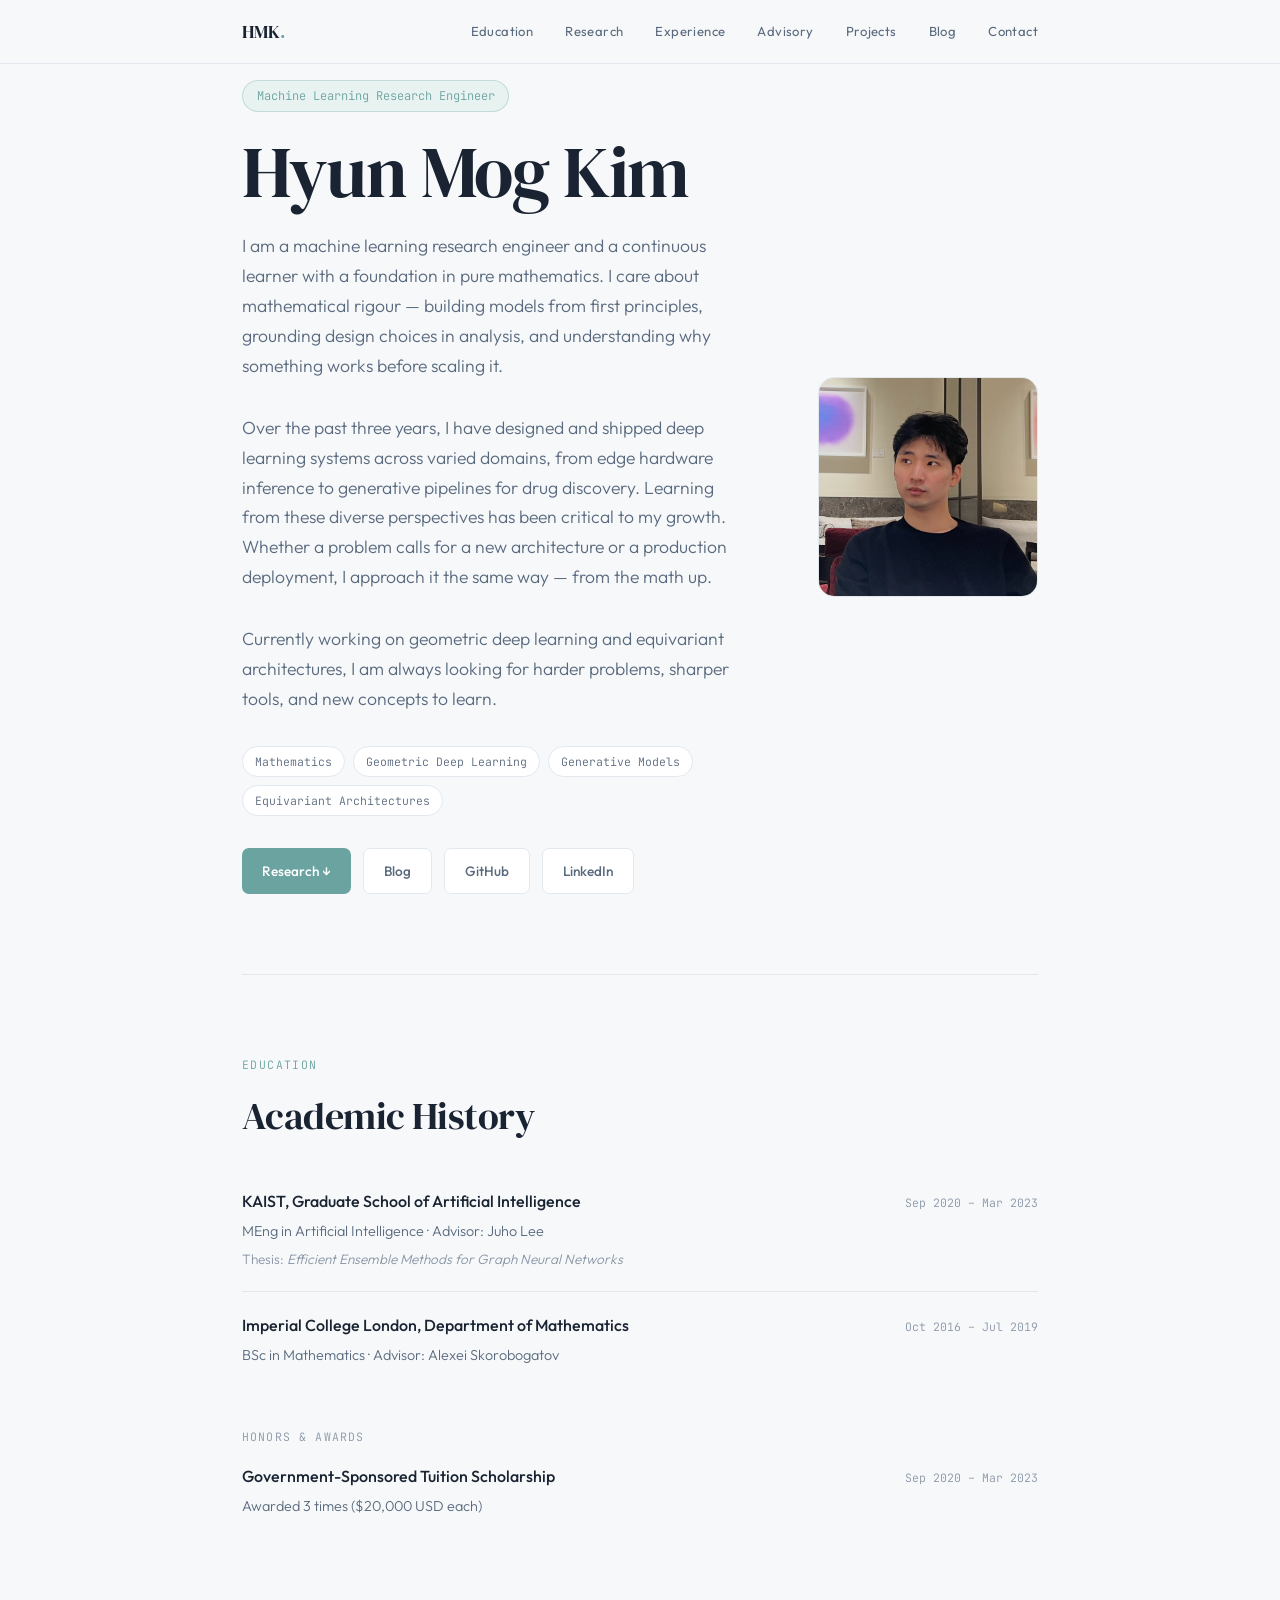
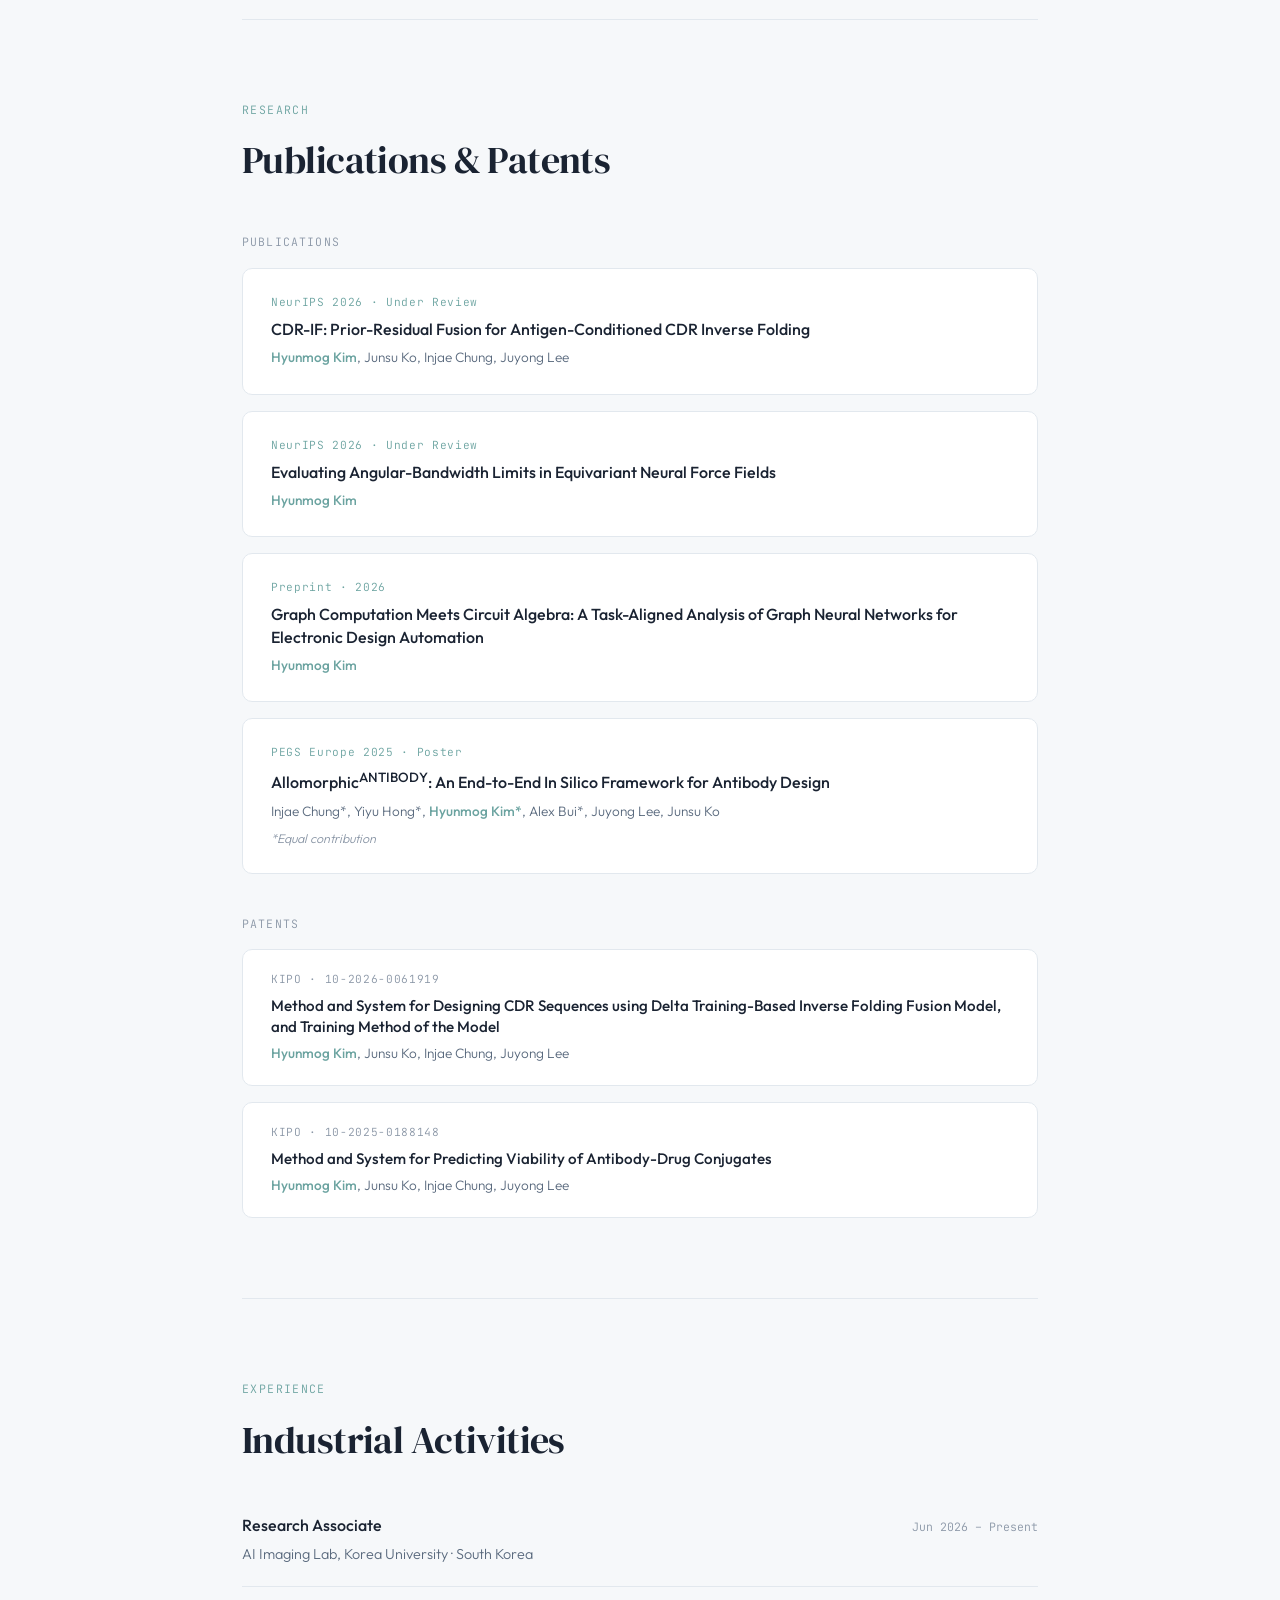
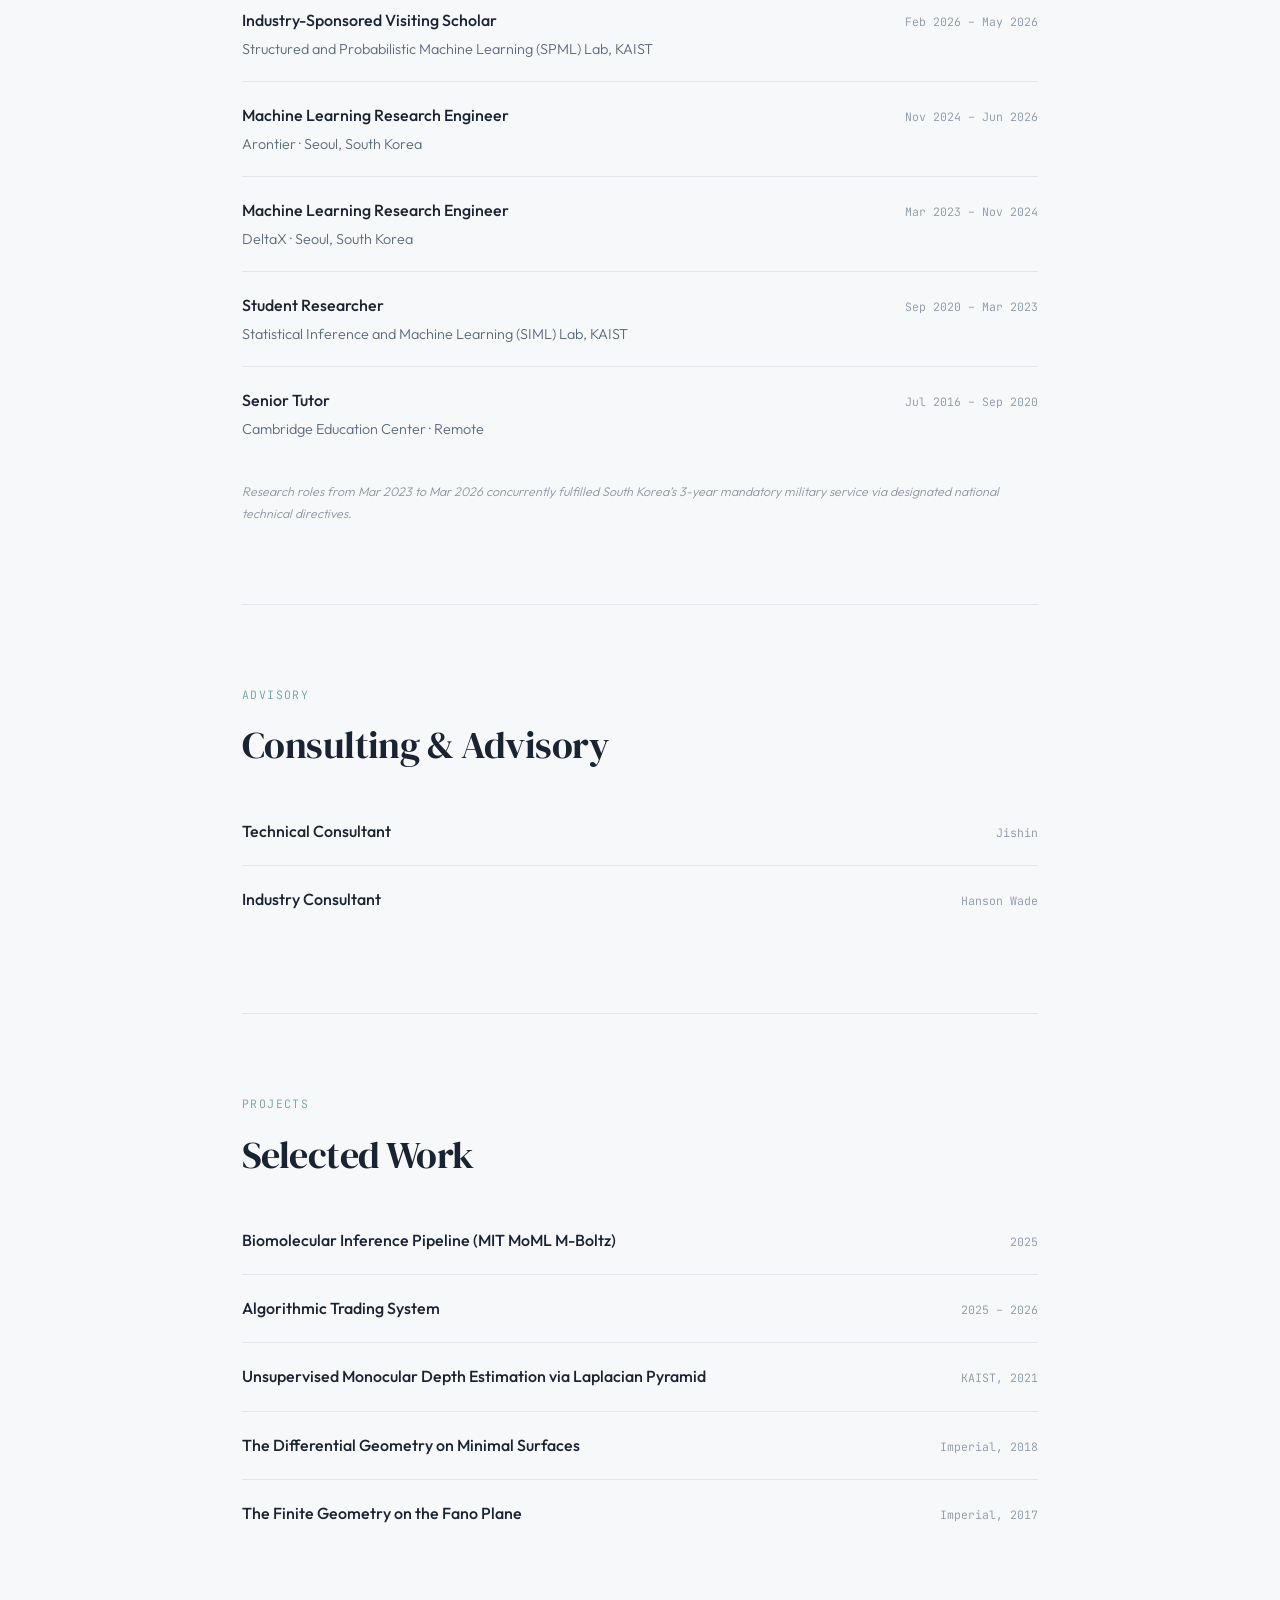
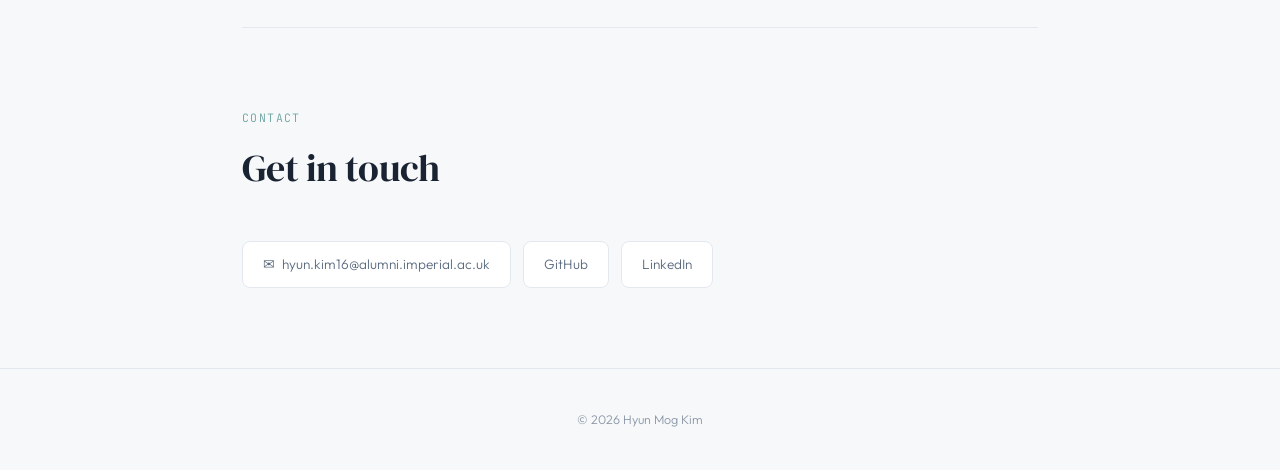
<file: index.html>
<!DOCTYPE html>
<html lang="en">
<head>
    <meta charset="UTF-8">
    <meta name="viewport" content="width=device-width, initial-scale=1.0">
    <title>Hyun Mog Kim</title>
    <link rel="preconnect" href="https://fonts.googleapis.com">
    <link rel="preconnect" href="https://fonts.gstatic.com" crossorigin>
    <link href="https://fonts.googleapis.com/css2?family=DM+Serif+Display:ital@0;1&family=Outfit:wght@300;400;500;600&family=JetBrains+Mono:wght@400;500&display=swap" rel="stylesheet">
    <link rel="stylesheet" href="style.css">
</head>
<body>

<nav>
    <div class="container">
        <a href="#" class="nav-logo">HMK<span>.</span></a>
        <button class="nav-toggle" onclick="document.querySelector('.nav-links').classList.toggle('open')" aria-label="Menu">&#9776;</button>
        <div class="nav-links">
            <a href="#education">Education</a>
            <a href="#research">Research</a>
            <a href="#experience">Experience</a>
            <a href="#advisory">Advisory</a>
            <a href="#projects">Projects</a>

            <a href="blog.html">Blog</a>
            <a href="#contact">Contact</a>
        </div>
    </div>
</nav>

<!-- Hero -->
<section class="hero">
    <div class="container">
        <div class="hero-inner">
            <div class="hero-content">
            <div class="hero-tag">Machine Learning Research Engineer</div>
            <h1>Hyun Mog Kim</h1>
            <p class="hero-sub">
                I am a machine learning research engineer and a continuous learner with a foundation in pure mathematics. I care about mathematical rigour &mdash; building models from first principles, grounding design choices in analysis, and understanding why something works before scaling it.
            </p>
            <p class="hero-sub">
                Over the past three years, I have designed and shipped deep learning systems across varied domains, from edge hardware inference to generative pipelines for drug discovery. Learning from these diverse perspectives has been critical to my growth. Whether a problem calls for a new architecture or a production deployment, I approach it the same way &mdash; from the math up.
            </p>
            <p class="hero-sub">
                Currently working on geometric deep learning and equivariant architectures, I am always looking for harder problems, sharper tools, and new concepts to learn.
            </p>
            <div class="hero-interests">
                <span>Mathematics</span>
                <span>Geometric Deep Learning</span>
                <span>Generative Models</span>
                <span>Equivariant Architectures</span>
            </div>
            <div class="hero-links">
                <a href="#research" class="btn btn--primary">Research &#8595;</a>
                <a href="blog.html" class="btn btn--outline">Blog</a>
                <a href="https://github.com/hyunmogkim" target="_blank" class="btn btn--outline">GitHub</a>
                <a href="https://www.linkedin.com/in/hyunmogkim/" target="_blank" class="btn btn--outline">LinkedIn</a>
            </div>
            </div>
            <img src="profile.jpg" alt="Hyun Mog Kim" class="hero-photo">
        </div>
    </div>
</section>

<div class="container"><hr class="divider"></div>

<!-- Education -->
<section id="education">
    <div class="container">
        <p class="section-label">Education</p>
        <h2 class="section-title">Academic History</h2>

        <div class="edu-list">
            <div class="edu-item">
                <div class="edu-school">KAIST, Graduate School of Artificial Intelligence</div>
                <div class="edu-period">Sep 2020 &ndash; Mar 2023</div>
                <div class="edu-degree">MEng in Artificial Intelligence &middot; Advisor: Juho Lee</div>
                <div class="edu-detail">Thesis: <em>Efficient Ensemble Methods for Graph Neural Networks</em></div>
            </div>
            <div class="edu-item">
                <div class="edu-school">Imperial College London, Department of Mathematics</div>
                <div class="edu-period">Oct 2016 &ndash; Jul 2019</div>
                <div class="edu-degree">BSc in Mathematics &middot; Advisor: Alexei Skorobogatov</div>
            </div>
        </div>

        <p class="sub-heading" style="margin-top: 2.5rem;">Honors &amp; Awards</p>
        <div class="edu-list">
            <div class="edu-item">
                <div class="edu-school">Government-Sponsored Tuition Scholarship</div>
                <div class="edu-period">Sep 2020 &ndash; Mar 2023</div>
                <div class="edu-degree">Awarded 3 times ($20,000 USD each)</div>
            </div>
        </div>
    </div>
</section>

<div class="container"><hr class="divider"></div>

<!-- Publications & Patents -->
<section id="research">
    <div class="container">
        <p class="section-label">Research</p>
        <h2 class="section-title">Publications &amp; Patents</h2>

        <p class="sub-heading">Publications</p>
        <div class="pub-list" style="margin-bottom:2.5rem;">
            <div class="pub-card">
                <div class="pub-venue">NeurIPS 2026 &middot; Under Review</div>
                <div class="pub-title">CDR-IF: Prior-Residual Fusion for Antigen-Conditioned CDR Inverse Folding</div>
                <div class="pub-authors"><span class="me">Hyunmog Kim</span>, Junsu Ko, Injae Chung, Juyong Lee</div>
            </div>
            <div class="pub-card">
                <div class="pub-venue">NeurIPS 2026 &middot; Under Review</div>
                <div class="pub-title">Evaluating Angular-Bandwidth Limits in Equivariant Neural Force Fields</div>
                <div class="pub-authors"><span class="me">Hyunmog Kim</span></div>
            </div>
            <div class="pub-card">
                <div class="pub-venue">Preprint &middot; 2026</div>
                <div class="pub-title">Graph Computation Meets Circuit Algebra: A Task-Aligned Analysis of Graph Neural Networks for Electronic Design Automation</div>
                <div class="pub-authors"><span class="me">Hyunmog Kim</span></div>
            </div>
            <div class="pub-card">
                <div class="pub-venue">PEGS Europe 2025 &middot; Poster</div>
                <div class="pub-title">Allomorphic<sup>ANTIBODY</sup>: An End-to-End In Silico Framework for Antibody Design</div>
                <div class="pub-authors">Injae Chung*, Yiyu Hong*, <span class="me">Hyunmog Kim*</span>, Alex Bui*, Juyong Lee, Junsu Ko</div>
                <div class="pub-note">*Equal contribution</div>
            </div>
        </div>

        <p class="sub-heading">Patents</p>
        <div class="pub-list">
            <div class="patent-card">
                <div class="patent-status">KIPO &middot; 10-2026-0061919</div>
                <div class="patent-title">Method and System for Designing CDR Sequences using Delta Training-Based Inverse Folding Fusion Model, and Training Method of the Model</div>
                <div class="patent-authors"><span class="me">Hyunmog Kim</span>, Junsu Ko, Injae Chung, Juyong Lee</div>
            </div>
            <div class="patent-card">
                <div class="patent-status">KIPO &middot; 10-2025-0188148</div>
                <div class="patent-title">Method and System for Predicting Viability of Antibody-Drug Conjugates</div>
                <div class="patent-authors"><span class="me">Hyunmog Kim</span>, Junsu Ko, Injae Chung, Juyong Lee</div>
            </div>
        </div>
    </div>
</section>

<div class="container"><hr class="divider"></div>

<!-- Experience -->
<section id="experience">
    <div class="container">
        <p class="section-label">Experience</p>
        <h2 class="section-title">Industrial Activities</h2>

        <div class="exp-list">
            <div class="exp-item">
                <div class="exp-role">Research Associate</div>
                <div class="exp-period">Jun 2026 &ndash; Present</div>
                <div class="exp-org">AI Imaging Lab, Korea University &middot; South Korea</div>
            </div>
            <div class="exp-item">
                <div class="exp-role">Industry-Sponsored Visiting Scholar</div>
                <div class="exp-period">Feb 2026 &ndash; May 2026</div>
                <div class="exp-org">Structured and Probabilistic Machine Learning (SPML) Lab, KAIST</div>
            </div>
            <div class="exp-item">
                <div class="exp-role">Machine Learning Research Engineer</div>
                <div class="exp-period">Nov 2024 &ndash; Jun 2026</div>
                <div class="exp-org">Arontier &middot; Seoul, South Korea</div>
            </div>
            <div class="exp-item">
                <div class="exp-role">Machine Learning Research Engineer</div>
                <div class="exp-period">Mar 2023 &ndash; Nov 2024</div>
                <div class="exp-org">DeltaX &middot; Seoul, South Korea</div>
            </div>
            <div class="exp-item">
                <div class="exp-role">Student Researcher</div>
                <div class="exp-period">Sep 2020 &ndash; Mar 2023</div>
                <div class="exp-org">Statistical Inference and Machine Learning (SIML) Lab, KAIST</div>
            </div>
            <div class="exp-item">
                <div class="exp-role">Senior Tutor</div>
                <div class="exp-period">Jul 2016 &ndash; Sep 2020</div>
                <div class="exp-org">Cambridge Education Center &middot; Remote</div>
            </div>
        </div>
        <p style="font-size: 0.78rem; color: var(--text-dim); font-style: italic; margin-top: 1.25rem;">
            Research roles from Mar 2023 to Mar 2026 concurrently fulfilled South Korea&rsquo;s 3-year mandatory military service via designated national technical directives.
        </p>
    </div>
</section>

<div class="container"><hr class="divider"></div>

<!-- Advisory -->
<section id="advisory">
    <div class="container">
        <p class="section-label">Advisory</p>
        <h2 class="section-title">Consulting &amp; Advisory</h2>

        <div class="exp-list">
            <div class="exp-item">
                <div class="exp-role">Technical Consultant</div>
                <div class="exp-period">Jishin</div>
            </div>
            <div class="exp-item">
                <div class="exp-role">Industry Consultant</div>
                <div class="exp-period">Hanson Wade</div>
            </div>
        </div>
    </div>
</section>

<div class="container"><hr class="divider"></div>

<!-- Projects -->
<section id="projects">
    <div class="container">
        <p class="section-label">Projects</p>
        <h2 class="section-title">Selected Work</h2>

        <div class="edu-list">
            <div class="edu-item">
                <div class="edu-school">Biomolecular Inference Pipeline (MIT MoML M-Boltz)</div>
                <div class="edu-period">2025</div>
            </div>
            <div class="edu-item">
                <div class="edu-school">Algorithmic Trading System</div>
                <div class="edu-period">2025 &ndash; 2026</div>
            </div>
            <div class="edu-item">
                <div class="edu-school">Unsupervised Monocular Depth Estimation via Laplacian Pyramid</div>
                <div class="edu-period">KAIST, 2021</div>
            </div>
            <div class="edu-item">
                <div class="edu-school">The Differential Geometry on Minimal Surfaces</div>
                <div class="edu-period">Imperial, 2018</div>
            </div>
            <div class="edu-item">
                <div class="edu-school">The Finite Geometry on the Fano Plane</div>
                <div class="edu-period">Imperial, 2017</div>
            </div>
        </div>
    </div>
</section>

<div class="container"><hr class="divider"></div>

<!-- Contact -->
<section id="contact">
    <div class="container">
        <p class="section-label">Contact</p>
        <h2 class="section-title">Get in touch</h2>

        <div class="contact-grid">
            <a href="mailto:hyun.kim16@alumni.imperial.ac.uk" class="contact-link">
                &#9993;&ensp;hyun.kim16@alumni.imperial.ac.uk
            </a>
            <a href="https://github.com/hyunmogkim" target="_blank" class="contact-link">
                GitHub
            </a>
            <a href="https://www.linkedin.com/in/hyunmogkim/" target="_blank" class="contact-link">
                LinkedIn
            </a>
        </div>
    </div>
</section>

<footer>
    <div class="container">
        <p>&copy; 2026 Hyun Mog Kim</p>
    </div>
</footer>

<script>
    const observer = new IntersectionObserver((entries) => {
        entries.forEach(entry => {
            if (entry.isIntersecting) {
                entry.target.style.opacity = '1';
                entry.target.style.transform = 'translateY(0)';
            }
        });
    }, { threshold: 0.1, rootMargin: '0px 0px -40px 0px' });

    document.querySelectorAll('section > .container').forEach(el => {
        el.style.opacity = '0';
        el.style.transform = 'translateY(20px)';
        el.style.transition = 'opacity 0.6s ease, transform 0.6s ease';
        observer.observe(el);
    });
</script>

</body>
</html>
</file>
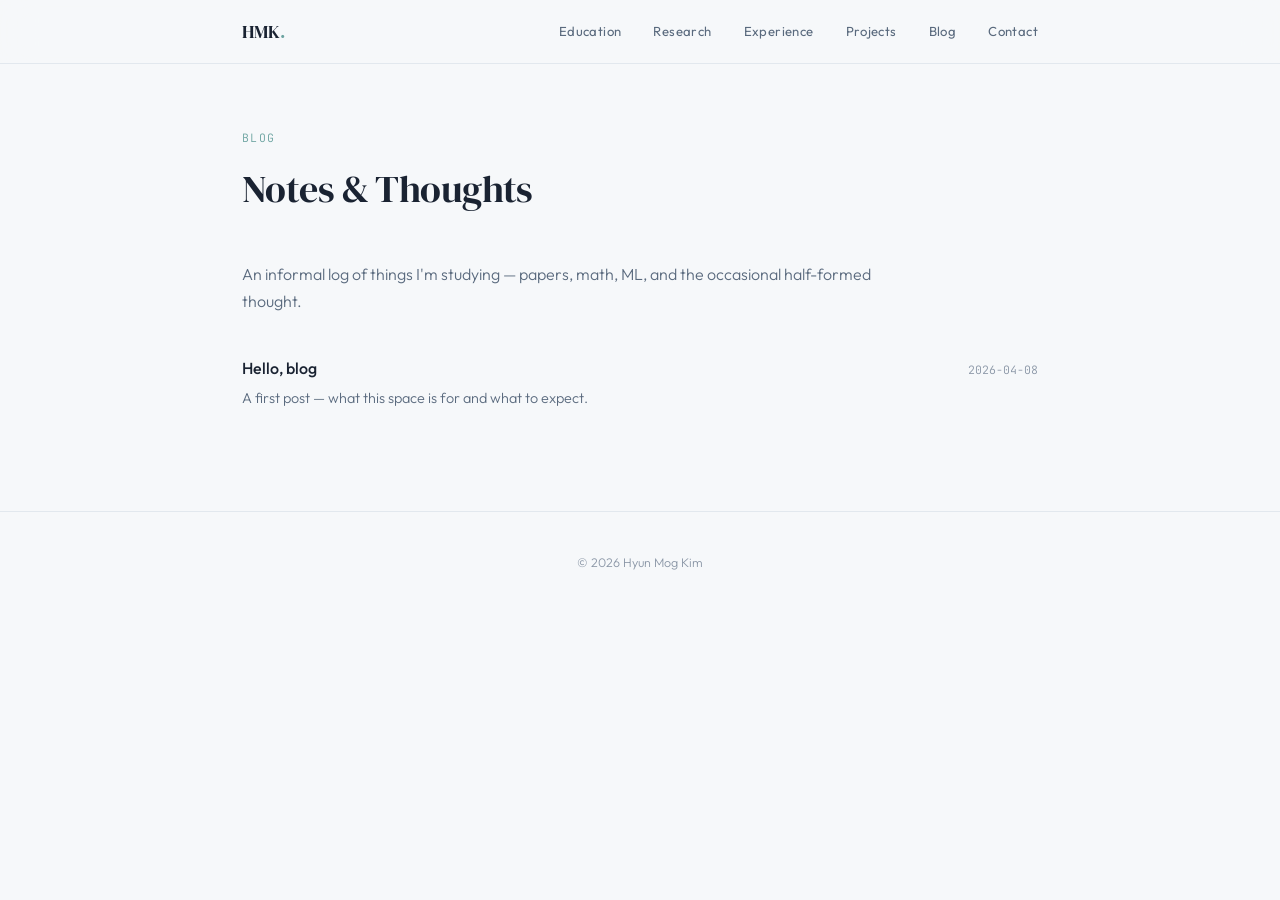
<file: blog.html>
<!DOCTYPE html>
<html lang="en">
<head>
    <meta charset="UTF-8">
    <meta name="viewport" content="width=device-width, initial-scale=1.0">
    <title>Blog &middot; Hyun Mog Kim</title>
    <link rel="preconnect" href="https://fonts.googleapis.com">
    <link rel="preconnect" href="https://fonts.gstatic.com" crossorigin>
    <link href="https://fonts.googleapis.com/css2?family=DM+Serif+Display:ital@0;1&family=Outfit:wght@300;400;500;600&family=JetBrains+Mono:wght@400;500&display=swap" rel="stylesheet">
    <link rel="stylesheet" href="style.css">
</head>
<body>

<nav>
    <div class="container">
        <a href="index.html" class="nav-logo">HMK<span>.</span></a>
        <button class="nav-toggle" onclick="document.querySelector('.nav-links').classList.toggle('open')" aria-label="Menu">&#9776;</button>
        <div class="nav-links">
            <a href="index.html#education">Education</a>
            <a href="index.html#research">Research</a>
            <a href="index.html#experience">Experience</a>
            <a href="index.html#projects">Projects</a>
            <a href="blog.html">Blog</a>
            <a href="index.html#contact">Contact</a>
        </div>
    </div>
</nav>

<section style="padding-top: 8rem;">
    <div class="container">
        <p class="section-label">Blog</p>
        <h2 class="section-title">Notes &amp; Thoughts</h2>
        <p style="color: var(--text-muted); margin-bottom: 2.5rem; max-width: 640px;">
            An informal log of things I'm studying — papers, math, ML, and the occasional half-formed thought.
        </p>
        <div id="post-list" class="edu-list"></div>
    </div>
</section>

<footer>
    <div class="container">
        <p>&copy; 2026 Hyun Mog Kim</p>
    </div>
</footer>

<script>
fetch('posts/index.json')
    .then(r => r.json())
    .then(posts => {
        const list = document.getElementById('post-list');
        if (!posts.length) {
            list.innerHTML = '<p style="color: var(--text-dim); font-style: italic;">No posts yet — check back soon.</p>';
            return;
        }
        posts.sort((a, b) => b.date.localeCompare(a.date));
        list.innerHTML = posts.map(p => `
            <a href="post.html?slug=${encodeURIComponent(p.slug)}" class="edu-item" style="text-decoration: none; color: inherit; cursor: pointer;">
                <div class="edu-school">${p.title}</div>
                <div class="edu-period">${p.date}</div>
                <div class="edu-degree">${p.summary || ''}</div>
            </a>
        `).join('');
    })
    .catch(e => {
        document.getElementById('post-list').innerHTML = '<p style="color: var(--text-dim);">Could not load posts.</p>';
    });
</script>

</body>
</html>
</file>
<file: style.css>
:root {
            --bg: #f6f8fa;
            --bg-card: #ffffff;
            --text: #1a2332;
            --text-muted: #5a6a7e;
            --text-dim: #8a96a6;
            --accent: #6ba3a0;
            --accent-light: #e8f2f1;
            --accent-soft: #89b8b5;
            --border: #e2e8ee;
            --border-accent: rgba(107,163,160,0.3);
        }

        * { margin: 0; padding: 0; box-sizing: border-box; }
        html { scroll-behavior: smooth; }

        body {
            font-family: 'Outfit', sans-serif;
            background: var(--bg);
            color: var(--text);
            line-height: 1.7;
            font-weight: 300;
        }

        .container {
            max-width: 860px;
            margin: 0 auto;
            padding: 0 2rem;
        }

        /* ---- Nav ---- */
        nav {
            position: fixed;
            top: 0; left: 0; right: 0;
            z-index: 100;
            padding: 1rem 0;
            backdrop-filter: blur(16px);
            background: rgba(246,248,250,0.85);
            border-bottom: 1px solid var(--border);
        }
        nav .container {
            display: flex;
            justify-content: space-between;
            align-items: center;
        }
        .nav-logo {
            font-family: 'DM Serif Display', serif;
            font-size: 1.15rem;
            color: var(--text);
            text-decoration: none;
        }
        .nav-logo span { color: var(--accent); }
        .nav-links { display: flex; gap: 2rem; }
        .nav-links a {
            color: var(--text-muted);
            text-decoration: none;
            font-size: 0.82rem;
            font-weight: 400;
            letter-spacing: 0.03em;
            transition: color 0.3s;
        }
        .nav-links a:hover { color: var(--accent); }
        .nav-toggle { display: none; background: none; border: none; color: var(--text); font-size: 1.3rem; cursor: pointer; }

        /* ---- Hero ---- */
        .hero {
            min-height: 100vh;
            display: flex;
            align-items: center;
            padding-top: 5rem;
        }
        .hero-inner {
            display: flex;
            align-items: center;
            gap: 4rem;
            width: 100%;
        }
        .hero-content { flex: 1; }
        .hero-photo {
            width: 220px;
            height: 220px;
            border-radius: 16px;
            object-fit: cover;
            border: 1px solid var(--border);
            flex-shrink: 0;
            opacity: 0;
            animation: fadeUp 0.7s 0.3s forwards;
        }
        .hero-tag {
            display: inline-block;
            font-family: 'JetBrains Mono', monospace;
            font-size: 0.75rem;
            color: var(--accent);
            margin-bottom: 1.25rem;
            padding: 0.3rem 0.85rem;
            border: 1px solid var(--border-accent);
            border-radius: 100px;
            background: var(--accent-light);
            opacity: 0;
            animation: fadeUp 0.7s 0.2s forwards;
        }
        .hero h1 {
            font-family: 'DM Serif Display', serif;
            font-size: clamp(2.8rem, 6vw, 4.5rem);
            font-weight: 400;
            line-height: 1.1;
            letter-spacing: -0.02em;
            margin-bottom: 1.25rem;
            color: var(--text);
            opacity: 0;
            animation: fadeUp 0.7s 0.35s forwards;
        }
        .hero-sub {
            font-size: 1.1rem;
            color: var(--text-muted);
            max-width: 560px;
            margin-bottom: 2rem;
            opacity: 0;
            animation: fadeUp 0.7s 0.5s forwards;
        }
        .hero-interests {
            display: flex;
            flex-wrap: wrap;
            gap: 0.5rem;
            margin-bottom: 2rem;
            opacity: 0;
            animation: fadeUp 0.7s 0.6s forwards;
        }
        .hero-interests span {
            font-family: 'JetBrains Mono', monospace;
            font-size: 0.72rem;
            padding: 0.3rem 0.75rem;
            border-radius: 100px;
            border: 1px solid var(--border);
            color: var(--text-muted);
            background: var(--bg-card);
        }
        .hero-links {
            display: flex;
            gap: 0.75rem;
            flex-wrap: wrap;
            opacity: 0;
            animation: fadeUp 0.7s 0.7s forwards;
        }
        .btn {
            display: inline-flex;
            align-items: center;
            gap: 0.4rem;
            padding: 0.65rem 1.25rem;
            border-radius: 7px;
            font-size: 0.85rem;
            font-weight: 500;
            text-decoration: none;
            transition: all 0.25s;
            font-family: inherit;
            border: none;
            cursor: pointer;
        }
        .btn--primary { background: var(--accent); color: #fff; }
        .btn--primary:hover { background: var(--accent-soft); }
        .btn--outline { border: 1px solid var(--border); color: var(--text-muted); background: var(--bg-card); }
        .btn--outline:hover { border-color: var(--accent); color: var(--accent); }

        @keyframes fadeUp {
            from { opacity: 0; transform: translateY(18px); }
            to { opacity: 1; transform: translateY(0); }
        }

        /* ---- Section ---- */
        section { padding: 5rem 0; }
        .section-label {
            font-family: 'JetBrains Mono', monospace;
            font-size: 0.72rem;
            text-transform: uppercase;
            letter-spacing: 0.12em;
            color: var(--accent);
            margin-bottom: 0.5rem;
        }
        .section-title {
            font-family: 'DM Serif Display', serif;
            font-size: clamp(1.8rem, 3.5vw, 2.4rem);
            font-weight: 400;
            letter-spacing: -0.015em;
            margin-bottom: 2.5rem;
            color: var(--text);
        }
        .divider { height: 1px; background: var(--border); border: none; }
        .sub-heading {
            font-family: 'JetBrains Mono', monospace;
            font-size: 0.72rem;
            color: var(--text-dim);
            text-transform: uppercase;
            letter-spacing: 0.1em;
            margin-bottom: 1rem;
        }

        /* ---- Education ---- */
        .edu-list { display: flex; flex-direction: column; gap: 0; }
        .edu-item {
            display: grid;
            grid-template-columns: 1fr auto;
            gap: 0.25rem 2rem;
            align-items: baseline;
            padding: 1.25rem 0;
            border-bottom: 1px solid var(--border);
        }
        .edu-item:first-child { padding-top: 0; }
        .edu-item:last-child { border-bottom: none; }
        .edu-school {
            font-size: 1rem;
            font-weight: 500;
        }
        .edu-period {
            font-family: 'JetBrains Mono', monospace;
            font-size: 0.72rem;
            color: var(--text-dim);
            text-align: right;
            white-space: nowrap;
        }
        .edu-degree {
            font-size: 0.9rem;
            color: var(--text-muted);
            grid-column: 1 / -1;
        }

        /* ---- Publications ---- */
        .pub-list { display: flex; flex-direction: column; gap: 1rem; }
        .pub-card {
            padding: 1.5rem 1.75rem;
            border-radius: 10px;
            background: var(--bg-card);
            border: 1px solid var(--border);
            transition: all 0.25s;
        }
        .pub-card:hover { border-color: var(--border-accent); }
        .pub-venue {
            font-family: 'JetBrains Mono', monospace;
            font-size: 0.7rem;
            letter-spacing: 0.06em;
            color: var(--accent);
            margin-bottom: 0.4rem;
        }
        .pub-title {
            font-size: 1rem;
            font-weight: 500;
            margin-bottom: 0.35rem;
            line-height: 1.4;
        }
        .pub-authors { font-size: 0.85rem; color: var(--text-muted); }
        .pub-authors .me { color: var(--accent); font-weight: 500; }

        .patent-card {
            padding: 1.25rem 1.75rem;
            border-radius: 10px;
            background: var(--bg-card);
            border: 1px solid var(--border);
            transition: all 0.25s;
        }
        .patent-card:hover { border-color: var(--border-accent); }
        .patent-status {
            font-family: 'JetBrains Mono', monospace;
            font-size: 0.7rem;
            letter-spacing: 0.06em;
            color: var(--text-dim);
            margin-bottom: 0.35rem;
        }
        .patent-title { font-size: 0.95rem; font-weight: 500; margin-bottom: 0.3rem; line-height: 1.4; }
        .patent-authors { font-size: 0.85rem; color: var(--text-muted); }
        .patent-authors .me { color: var(--accent); font-weight: 500; }

        /* ---- Experience ---- */
        .exp-list { display: flex; flex-direction: column; gap: 0; }
        .exp-item {
            display: grid;
            grid-template-columns: 1fr auto;
            gap: 0.15rem 2rem;
            align-items: baseline;
            padding: 1.25rem 0;
            border-bottom: 1px solid var(--border);
        }
        .exp-item:first-child { padding-top: 0; }
        .exp-item:last-child { border-bottom: none; }
        .exp-role { font-size: 1rem; font-weight: 500; }
        .exp-period {
            font-family: 'JetBrains Mono', monospace;
            font-size: 0.72rem;
            color: var(--text-dim);
            text-align: right;
            white-space: nowrap;
        }
        .exp-org {
            font-size: 0.9rem;
            color: var(--text-muted);
            grid-column: 1 / -1;
        }
        .exp-note {
            font-size: 0.78rem;
            color: var(--text-dim);
            font-style: italic;
            grid-column: 1 / -1;
            margin-top: 0.1rem;
        }

        /* ---- Experience Bullets ---- */
        .exp-bullets {
            grid-column: 1 / -1;
            list-style: none;
            padding: 0;
            margin: 0.5rem 0 0 0;
        }
        .exp-bullets li {
            font-size: 0.88rem;
            color: var(--text-muted);
            padding-left: 1rem;
            position: relative;
            margin-bottom: 0.4rem;
            line-height: 1.6;
        }
        .exp-bullets li::before {
            content: "\2022";
            position: absolute;
            left: 0;
            color: var(--accent);
        }

        /* ---- Education Detail ---- */
        .edu-detail {
            font-size: 0.85rem;
            color: var(--text-dim);
            grid-column: 1 / -1;
        }

        /* ---- Publication Note ---- */
        .pub-note {
            font-size: 0.78rem;
            color: var(--text-dim);
            font-style: italic;
            margin-top: 0.3rem;
        }

        /* ---- Skills ---- */
        .skills-grid {
            display: flex;
            flex-direction: column;
            gap: 1.5rem;
        }
        .skill-group {}
        .skill-label {
            font-family: 'JetBrains Mono', monospace;
            font-size: 0.72rem;
            text-transform: uppercase;
            letter-spacing: 0.1em;
            color: var(--text-dim);
            margin-bottom: 0.6rem;
        }
        .skill-tags {
            display: flex;
            flex-wrap: wrap;
            gap: 0.5rem;
        }
        .skill-tags span {
            font-family: 'JetBrains Mono', monospace;
            font-size: 0.75rem;
            padding: 0.35rem 0.85rem;
            border-radius: 100px;
            border: 1px solid var(--border);
            color: var(--text-muted);
            background: var(--bg-card);
            transition: all 0.25s;
        }
        .skill-tags span:hover {
            border-color: var(--accent);
            color: var(--accent);
        }

        /* ---- Contact ---- */
        .contact-grid { display: flex; gap: 0.75rem; flex-wrap: wrap; }
        .contact-link {
            display: inline-flex;
            align-items: center;
            gap: 0.4rem;
            padding: 0.7rem 1.25rem;
            border-radius: 8px;
            background: var(--bg-card);
            border: 1px solid var(--border);
            color: var(--text-muted);
            text-decoration: none;
            font-size: 0.85rem;
            transition: all 0.25s;
        }
        .contact-link:hover { border-color: var(--accent); color: var(--accent); }

        footer {
            padding: 2.5rem 0;
            text-align: center;
            border-top: 1px solid var(--border);
        }
        footer p { font-size: 0.78rem; color: var(--text-dim); }

        /* ---- Mobile ---- */
        @media (max-width: 768px) {
            .hero-inner { flex-direction: column-reverse; gap: 2rem; align-items: flex-start; }
            .hero-photo { width: 160px; height: 160px; }
            .edu-item, .exp-item { grid-template-columns: 1fr; }
            .edu-period, .exp-period { text-align: left; }
            .hero h1 { font-size: 2.4rem; }
            section { padding: 3.5rem 0; }
        }
        @media (max-width: 520px) {
            .nav-links { display: none; }
            .nav-toggle { display: block; }
            .nav-links.open {
                display: flex;
                flex-direction: column;
                position: absolute;
                top: 100%; left: 0; right: 0;
                background: rgba(246,248,250,0.97);
                backdrop-filter: blur(16px);
                padding: 1.25rem 2rem;
                border-bottom: 1px solid var(--border);
                gap: 0.75rem;
            }
            .container { padding: 0 1.25rem; }
        }
</file>
